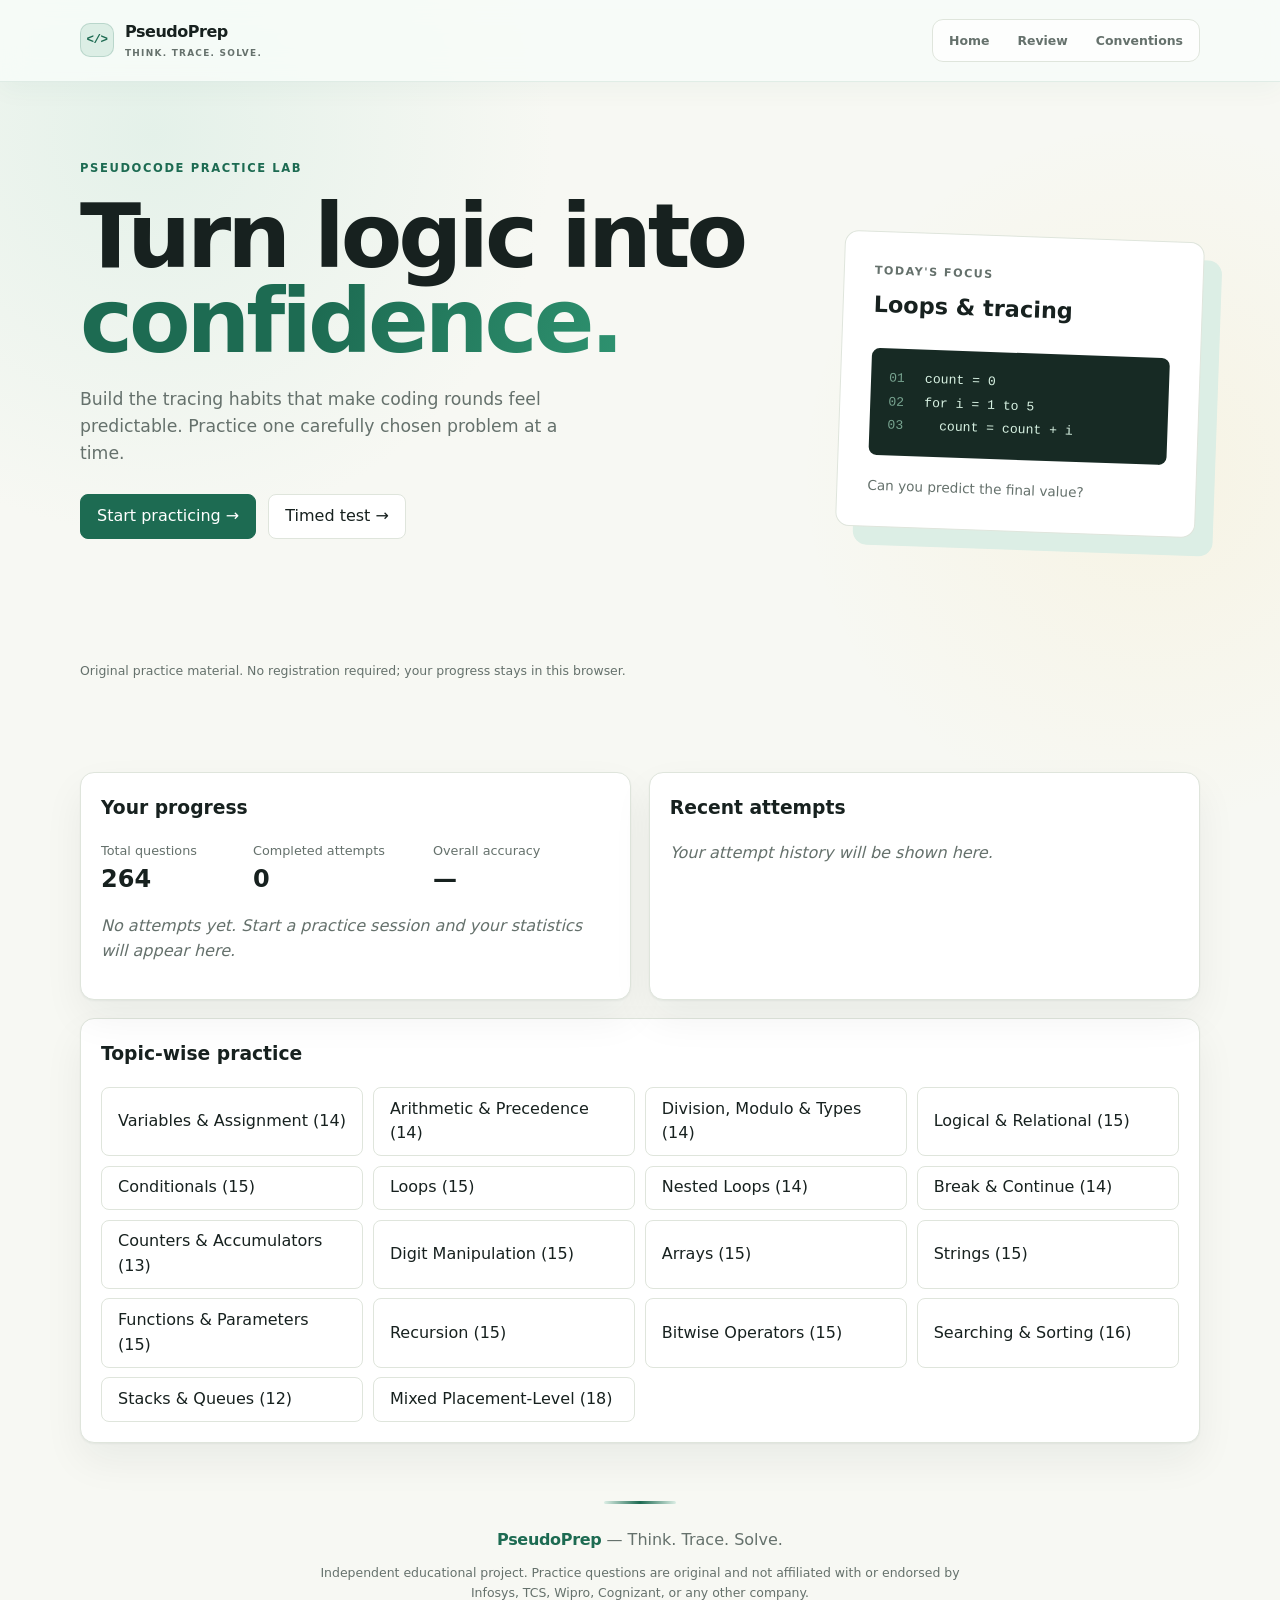
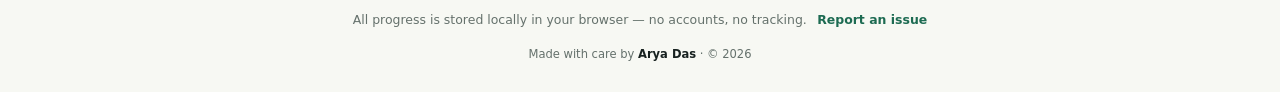
<file: index.html>
<!DOCTYPE html>
<html lang="en">
<head>
<meta charset="UTF-8">
<meta name="viewport" content="width=device-width, initial-scale=1.0">
<meta name="description" content="PseudoPrep — practise and trace pseudocode questions for placement assessments. Independent educational project, not affiliated with any company.">
<title>PseudoPrep — Think. Trace. Solve.</title>
<link rel="stylesheet" href="style.css">
</head>
<body>
<header class="site-header">
  <a class="brand" href="#" data-nav="home" aria-label="PseudoPrep home">
    <span class="brand-mark">&lt;/&gt;</span>
    <span>PseudoPrep<small>Think. Trace. Solve.</small></span>
  </a>
  <nav aria-label="Primary">
    <button class="btn ghost" data-nav="home">Home</button>
    <button class="btn ghost" data-nav="review">Review</button>
    <button class="btn ghost" data-nav="conventions">Conventions</button>
  </nav>
</header>

<main id="app">

  <!-- ================= HOME ================= -->
  <section id="view-home" class="view" aria-labelledby="home-heading">
    <h2 id="home-heading" class="visually-hidden">Dashboard</h2>
    <div class="hero">
      <div class="hero-copy">
        <p class="eyebrow">Pseudocode practice lab</p>
        <h2>Turn logic into<br><span>confidence.</span></h2>
        <p>Build the tracing habits that make coding rounds feel predictable. Practice one carefully chosen problem at a time.</p>
      </div>
      <div class="hero-actions">
        <button class="btn primary" data-action="go-setup" data-mode="practice">Start practicing <span aria-hidden="true">→</span></button>
        <button class="btn" data-action="go-setup" data-mode="timed">Timed test <span aria-hidden="true">→</span></button>
      </div>
      <div class="hero-card" aria-label="Today's practice summary">
        <span class="card-label">TODAY'S FOCUS</span>
        <strong>Loops &amp; tracing</strong>
        <pre><span>01</span> count = 0
<span>02</span> for i = 1 to 5
<span>03</span>   count = count + i</pre>
        <p>Can you predict the final value?</p>
      </div>
      <p class="disclaimer">Original practice material. No registration required; your progress stays in this browser.</p>
    </div>

    <div id="continueBox" class="card continue" hidden>
      <h3>Unfinished session</h3>
      <p id="continueInfo"></p>
      <div class="row">
        <button class="btn primary" data-action="continue-session">Continue</button>
        <button class="btn ghost danger" data-action="discard-session">Discard</button>
      </div>
    </div>

    <div class="grid-2">
      <div class="card">
        <h3>Your progress</h3>
        <dl class="stats" id="statsList">
          <div><dt>Total questions</dt><dd id="statTotal">—</dd></div>
          <div><dt>Completed attempts</dt><dd id="statAttempts">—</dd></div>
          <div><dt>Overall accuracy</dt><dd id="statAccuracy">—</dd></div>
        </dl>
        <div id="emptyStats" class="empty-note">
          <p>No attempts yet. Start a practice session and your statistics will appear here.</p>
        </div>
        <div id="weakTopicsBox" hidden>
          <h4>Weakest topics <span class="muted">(min. 3 answered)</span></h4>
          <ul id="weakTopics" class="weak-list"></ul>
        </div>
      </div>
      <div class="card">
        <h3>Recent attempts</h3>
        <ul id="historyList" class="history"></ul>
        <p id="emptyHistory" class="empty-note">Your attempt history will be shown here.</p>
        <button class="btn ghost danger" data-action="reset-progress" hidden id="resetBtn">Reset all progress…</button>
      </div>
    </div>

    <div class="card">
      <h3>Topic-wise practice</h3>
      <div id="topicGrid" class="topic-grid"></div>
    </div>
  </section>

  <!-- ================= SETUP ================= -->
  <section id="view-setup" class="view" aria-labelledby="setup-heading" hidden>
    <h2 id="setup-heading">Configure session</h2>
    <form id="setupForm" class="card setup-form" novalidate>
      <div class="field">
        <label for="cfgTopic">Topic</label>
        <select id="cfgTopic" multiple size="6" aria-describedby="topicHint"></select>
        <p id="topicHint" class="field-hint">Select one or more topics. Hold Ctrl (Windows) or Command (Mac) to select multiple.</p>
      </div>
      <div class="field">
        <label for="cfgDifficulty">Difficulty</label>
        <select id="cfgDifficulty">
          <option value="all">All levels</option>
          <option value="Beginner">Beginner</option>
          <option value="Intermediate">Intermediate</option>
          <option value="Advanced">Advanced</option>
        </select>
      </div>
      <div class="field">
        <label for="cfgMode">Mode</label>
        <select id="cfgMode">
          <option value="practice">Practice (untimed)</option>
          <option value="timed">Timed test</option>
        </select>
      </div>
      <fieldset class="field">
        <legend>Number of questions</legend>
        <div id="countRadios" class="radio-row"></div>
      </fieldset>
      <div class="field checkbox">
        <input type="checkbox" id="cfgRandomize" checked>
        <label for="cfgRandomize">Randomize question order</label>
      </div>
      <div class="field checkbox">
        <input type="checkbox" id="cfgNegative">
        <label for="cfgNegative">Negative marking (−0.25 per wrong answer)</label>
      </div>
      <p id="availableInfo" class="muted" aria-live="polite"></p>
      <p id="setupError" class="error-text" role="alert" hidden></p>
      <div class="row">
        <button type="submit" class="btn primary">Start session</button>
        <button type="button" class="btn ghost" data-nav="home">Cancel</button>
      </div>
    </form>
  </section>

  <!-- ================= QUIZ ================= -->
  <section id="view-quiz" class="view" aria-labelledby="quiz-heading" hidden>
    <div class="quiz-head">
      <h2 id="quiz-heading">Question <span id="qNum">1</span> of <span id="qTotal">—</span></h2>
      <p id="quizMeta" class="muted"></p>
      <div class="progress" role="progressbar" aria-labelledby="progressLabel" aria-valuemin="0" aria-valuemax="100" aria-valuenow="0" id="progressBar">
        <span id="progressLabel" class="visually-hidden">Questions answered</span>
        <div class="progress-fill" id="progressFill"></div>
      </div>
    </div>

    <div class="quiz-layout">
      <div class="quiz-main card">
        <div class="q-top">
          <span class="chip" id="qDifficulty"></span>
          <span class="chip ghost-chip" id="qTopic"></span>
          <button class="btn ghost small" id="markBtn" aria-pressed="false">☆ Mark for review</button>
          <button class="btn ghost small" id="bookmarkBtn" aria-pressed="false">Bookmark</button>
        </div>
        <p id="qPrompt" class="q-prompt"></p>
        <pre id="qCode" class="code" tabindex="0" aria-label="Pseudocode (scrollable)"></pre>
        <fieldset>
          <legend class="visually-hidden">Answer options</legend>
          <div id="options" class="options"></div>
        </fieldset>
        <div class="q-actions">
          <button class="btn ghost" id="prevBtn">← Previous</button>
          <button class="btn ghost" id="clearBtn">Clear answer</button>
          <button class="btn" id="nextBtn">Next →</button>
        </div>
      </div>
      <aside class="quiz-side card" aria-label="Question navigation">
        <h3>Questions</h3>
        <div id="palette" class="palette"></div>
        <div class="palette-legend">
          <span><i class="dot answered"></i>Answered</span>
          <span><i class="dot unanswered"></i>Unanswered</span>
          <span><i class="dot marked"></i>Marked</span>
          <span><i class="dot current"></i>Current</span>
        </div>
        <p id="timerBox" class="timer" aria-live="off" hidden>Time left: <strong id="timerText">--:--</strong></p>
        <button class="btn primary wide" id="submitBtn">Submit test</button>
      </aside>
    </div>
  </section>

  <!-- ================= RESULTS ================= -->
  <section id="view-results" class="view" aria-labelledby="results-heading" hidden>
    <h2 id="results-heading">Results</h2>
    <div id="resultsSummary" class="stat-cards"></div>
    <div class="grid-2">
      <div class="card"><h3>Topic-wise performance</h3><ul id="topicPerf" class="perf"></ul></div>
      <div class="card"><h3>Difficulty-wise performance</h3><ul id="diffPerf" class="perf"></ul></div>
    </div>
    <h3>Question-by-question review</h3>
    <div id="resultsReview"></div>
    <div class="row">
      <button class="btn primary" id="retryIncorrectBtn">Retry incorrect questions</button>
      <button class="btn" data-action="go-setup" data-mode="practice">Start a new test</button>
      <button class="btn ghost" data-nav="home">Back to dashboard</button>
    </div>
  </section>

  <!-- ================= REVIEW ================= -->
  <section id="view-review" class="view" aria-labelledby="review-heading" hidden>
    <h2 id="review-heading">Review &amp; Revision</h2>
    <form class="card review-filters" id="reviewFilters">
      <div class="field">
        <label for="rvTopic">Topic</label>
        <select id="rvTopic"></select>
      </div>
      <div class="field">
        <label for="rvDifficulty">Difficulty</label>
        <select id="rvDifficulty">
          <option value="all">All levels</option>
          <option value="Beginner">Beginner</option>
          <option value="Intermediate">Intermediate</option>
          <option value="Advanced">Advanced</option>
        </select>
      </div>
      <div class="field">
        <label for="rvCategory">Show</label>
        <select id="rvCategory">
          <option value="all">All questions</option>
          <option value="incorrect">Previously incorrect</option>
          <option value="bookmarked">Bookmarked</option>
          <option value="mastered">Mastered</option>
          <option value="unmastered">Not yet mastered</option>
        </select>
      </div>
    </form>
    <p id="reviewCount" class="muted" aria-live="polite"></p>
    <div id="reviewList"></div>
    <button class="btn primary" id="practiseIncorrectBtn">Practise previously incorrect questions</button>
  </section>

  <!-- ================= CONVENTIONS ================= -->
  <section id="view-conventions" class="view" aria-labelledby="conv-heading" hidden>
    <h2 id="conv-heading">Pseudocode conventions used on this site</h2>
    <div class="card conv-list">
      <ul>
        <li>Statements execute in order; assignments happen when reached.</li>
        <li><code>FOR i = a TO b</code> is <strong>inclusive</strong> of both <code>a</code> and <code>b</code>, stepping by 1. <code>STEP -1</code> steps down by 1.</li>
        <li><code>/</code> between integers is <strong>integer division truncating toward zero</strong> (e.g. <code>7 / 2 = 3</code>).</li>
        <li><code>MOD</code> is the remainder after integer division (e.g. <code>17 MOD 5 = 2</code>); questions using negatives state the convention in the prompt.</li>
        <li><code>AND</code>, <code>OR</code>, <code>NOT</code> follow standard Boolean logic and <strong>short-circuit</strong>: the right side is not evaluated if the left side already decides the result.</li>
        <li><code>BREAK</code> exits the innermost loop; <code>CONTINUE</code> jumps to the next iteration of the innermost loop.</li>
        <li>Arrays and strings are <strong>0-indexed</strong> unless the question explicitly says otherwise.</li>
        <li>Functions receive arguments <strong>by value</strong> (changes to parameters don't affect the caller's variables) and return a single value via <code>RETURN</code>.</li>
        <li>Recursion questions always show the base case explicitly.</li>
        <li><code>PRINT x</code> outputs the value of x; multiple prints appear in output order.</li>
      </ul>
      <p class="muted">Students trace the pseudocode manually — this site does not execute pseudocode. All questions are original practice material and are not affiliated with or endorsed by Infosys.</p>
    </div>
  </section>
</main>

<footer class="site-footer">
  <hr>
  <div class="site-footer-inner">
    <p class="footer-brand"><strong>PseudoPrep</strong> <span>— Think. Trace. Solve.</span></p>
    <p class="footer-note">
      Independent educational project. Practice questions are original and not
      affiliated with or endorsed by Infosys, TCS, Wipro, Cognizant, or any other company.
    </p>
    <p class="footer-note">
      All progress is stored locally in your browser — no accounts, no tracking.
      <a href="https://github.com/arya-dev2005/pseudoprep/issues" target="_blank" rel="noopener noreferrer">Report an issue</a>
    </p>
    <p class="footer-credit">Made with care by <strong>Arya Das</strong> · © 2026</p>
  </div>
</footer>

<!-- Confirm submit dialog -->
<dialog id="submitDialog" aria-labelledby="submitDialogTitle">
  <h2 id="submitDialogTitle">Submit test?</h2>
  <p id="submitDialogInfo"></p>
  <div class="row dialog-actions">
    <button class="btn primary" id="confirmSubmitBtn">Submit</button>
    <button class="btn ghost" id="cancelSubmitBtn">Keep working</button>
  </div>
</dialog>

<!-- Reset progress dialog -->
<dialog id="resetDialog" aria-labelledby="resetDialogTitle">
  <h2 id="resetDialogTitle">Reset all progress?</h2>
  <p>This deletes attempt history, bookmarks, mastered questions and any saved session. It cannot be undone.</p>
  <div class="row dialog-actions">
    <button class="btn danger" id="confirmResetBtn">Delete everything</button>
    <button class="btn ghost" id="cancelResetBtn">Cancel</button>
  </div>
</dialog>

<div id="toast" class="toast" role="status" aria-live="polite" hidden></div>

<script src="questions.js"></script>
<script src="questions2.js"></script>
<script src="script.js"></script>
</body>
</html>
</file>
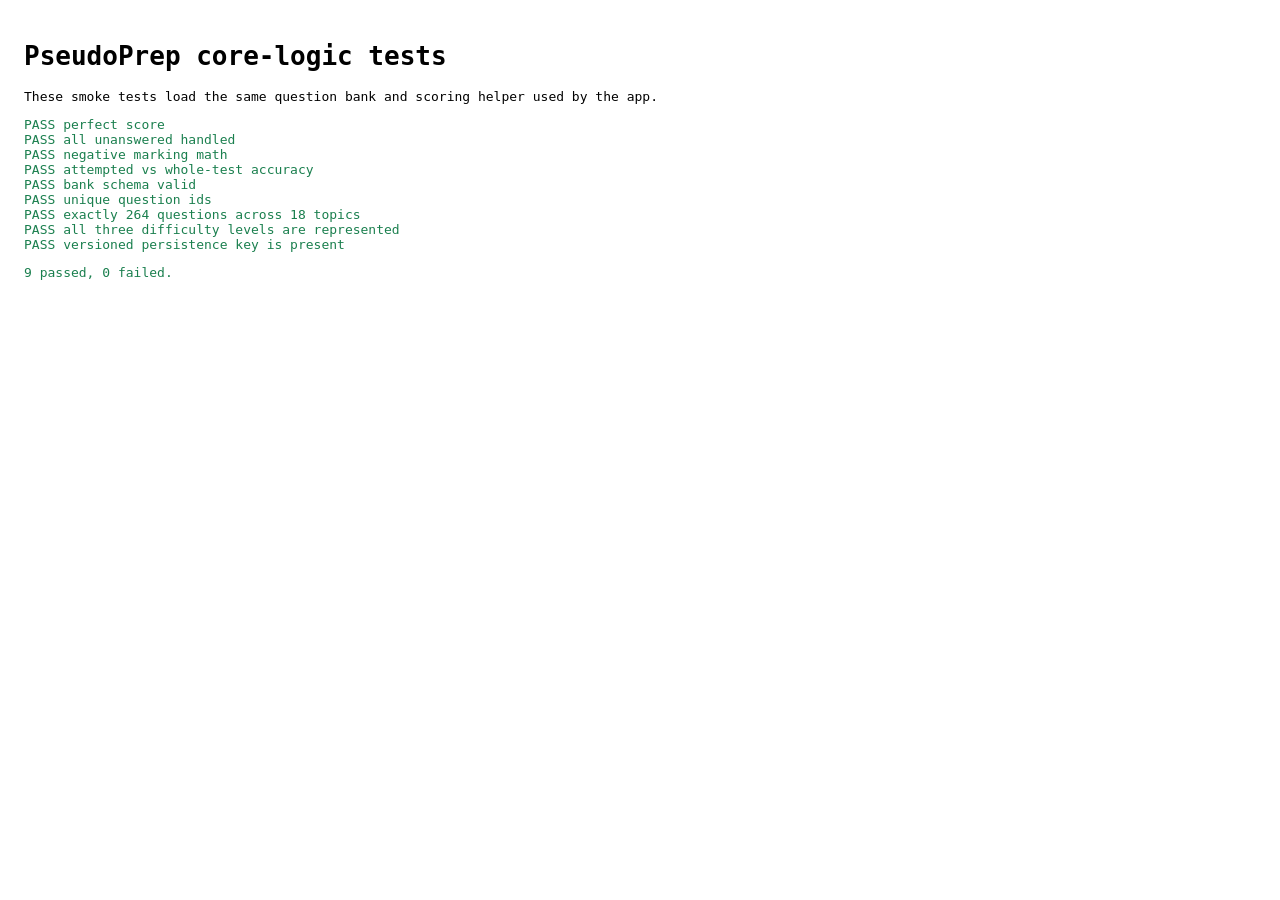
<file: tests.html>
<!DOCTYPE html>
<html lang="en">
<head><meta charset="UTF-8"><title>PseudoPrep — logic tests</title>
<style>body{font-family:monospace;padding:1rem} .pass{color:#1a7f4e}.fail{color:#b3323c}</style>
</head>
<body>
<h1>PseudoPrep core-logic tests</h1>
<p>These smoke tests load the same question bank and scoring helper used by the app.</p>
<div id="out"></div>
<script src="questions.js"></script>
<script src="questions2.js"></script>
<script src="script.js"></script>
<script>
"use strict";
const out = document.getElementById("out");
let passed = 0, failed = 0;
function check(name, cond) {
  const div = document.createElement("div");
  div.className = cond ? "pass" : "fail";
  div.textContent = (cond ? "PASS  " : "FAIL  ") + name;
  out.appendChild(div);
  cond ? passed++ : failed++;
  console[cond ? "log" : "error"](div.textContent);
}
const R = window.PseudoPrep.computeResults;

// 1. perfect score
check("perfect score", (() => {
  const qs = QUESTIONS.slice(0, 5);
  const r = R(qs, qs.map(q => q.answerIndex), false);
  return r.correct === 5 && r.wrong === 0 && r.unanswered === 0 && r.score === 5 && r.attemptedAccuracy === 100;
})());

// 2. all unanswered — must not divide by zero
check("all unanswered handled", (() => {
  const qs = QUESTIONS.slice(0, 5);
  const r = R(qs, qs.map(() => null), false);
  return r.correct === 0 && r.unanswered === 5 && r.attemptedAccuracy === 0 && r.score === 0;
})());

// 3. negative marking produces fractional score
check("negative marking math", (() => {
  const qs = QUESTIONS.slice(0, 4);
  const answers = [qs[0].answerIndex, qs[1].answerIndex, (qs[2].answerIndex + 1) % qs[2].options.length, null];
  const r = R(qs, answers, true);
  return r.score === 1.75 && r.correct === 2 && r.wrong === 1 && r.unanswered === 1;
})());

// 4. attempted accuracy distinguishes from whole-test score
check("attempted vs whole-test accuracy", (() => {
  const qs = QUESTIONS.slice(0, 4);
  const answers = [qs[0].answerIndex, null, null, null];
  const r = R(qs, answers, false);
  return r.attemptedAccuracy === 100 && r.scorePct === 25;
})());

// 5. answer-key sanity: every answerIndex is valid and unique per question
check("bank schema valid", QUESTIONS.every(q =>
  typeof q.answerIndex === "number" &&
  q.answerIndex >= 0 && q.answerIndex < q.options.length &&
  q.options.every(o => typeof o === "string") &&
  q.explanation.length > 10
));

// 6. unique ids
check("unique question ids", new Set(QUESTIONS.map(q => q.id)).size === QUESTIONS.length);

// 7. requested bank coverage
check("exactly 264 questions across 18 topics", QUESTIONS.length === 264 && QUESTIONS_BATCH2.length === 214 && TOPICS.length === 18 &&
  new Set(QUESTIONS.map(q => q.topic)).size === 18);
check("all three difficulty levels are represented", ["Beginner", "Intermediate", "Advanced"]
  .every(level => QUESTIONS.some(q => q.difficulty === level)));

// 8. persistence contract
check("versioned persistence key is present", localStorage.getItem("pseudoprep.v1") === null ||
  typeof localStorage.getItem("pseudoprep.v1") === "string");

const sum = document.createElement("p");
sum.textContent = passed + " passed, " + failed + " failed.";
sum.className = failed ? "fail" : "pass";
out.appendChild(sum);
</script>
</body>
</html>
</file>
<file: style.css>
/* ============ PseudoPrep styles ============ */
:root {
  --bg: #f6f7fb;
  --surface: #ffffff;
  --text: #17233d;          /* deep navy */
  --text-muted: #5a6478;
  --border: #e2e5ee;
  --accent: #3b4fc0;        /* restrained indigo */
  --accent-strong: #2f3ea3;
  --accent-soft: #eceffb;
  --correct: #1a7f4e;
  --correct-bg: #e6f4ec;
  --incorrect: #b3323c;
  --incorrect-bg: #fbebeb;
  --marked: #a3690a;
  --marked-bg: #fdf3e0;
  --code-bg: #f1f3f9;
  --shadow: 0 1px 2px rgba(23,35,61,.06), 0 8px 24px rgba(23,35,61,.05);
  --radius: 12px;
}
[data-theme="dark"] {
  --bg: #12151d;
  --surface: #1b202c;
  --text: #e6e9f2;
  --text-muted: #9aa3b8;
  --border: #2c3345;
  --accent: #8d9cf0;
  --accent-strong: #aab6f5;
  --accent-soft: #252d42;
  --correct: #5ecb93;
  --correct-bg: #1c3028;
  --incorrect: #ef8b93;
  --incorrect-bg: #37222a;
  --marked: #e0b25e;
  --marked-bg: #33291a;
  --code-bg: #171c28;
  --shadow: 0 1px 2px rgba(0,0,0,.4), 0 8px 24px rgba(0,0,0,.3);
}

* { box-sizing: border-box; }
html { scroll-behavior: smooth; }
body {
  margin: 0;
  font-family: system-ui, -apple-system, "Segoe UI", Roboto, Helvetica, Arial, sans-serif;
  background: var(--bg);
  color: var(--text);
  line-height: 1.55;
  -webkit-font-smoothing: antialiased;
}

/* ---------- header ---------- */
.site-header {
  display: flex; flex-wrap: wrap; gap: .75rem;
  align-items: center; justify-content: space-between;
  padding: .9rem 1.25rem;
  background: var(--surface);
  border-bottom: 1px solid var(--border);
  position: sticky; top: 0; z-index: 10;
}
.brand { display: flex; align-items: center; gap: .6rem; }
.brand h1 { font-size: 1.15rem; margin: 0; letter-spacing: .2px; }
.tagline { margin: 0; font-size: .75rem; color: var(--text-muted); letter-spacing: .12em; text-transform: uppercase; }
.site-header nav { display: flex; gap: .4rem; flex-wrap: wrap; }

/* ---------- layout ---------- */
#app { max-width: 1060px; margin: 0 auto; padding: 1.25rem; }
.card {
  background: var(--surface);
  border: 1px solid var(--border);
  border-radius: var(--radius);
  box-shadow: var(--shadow);
  padding: 1.25rem;
  margin-bottom: 1.1rem;
}
.card h3 { margin-top: 0; }
.grid-2 { display: grid; grid-template-columns: 1fr 1fr; gap: 1.1rem; }
.row { display: flex; gap: .6rem; flex-wrap: wrap; margin-top: .75rem; }

/* ---------- buttons ---------- */
.btn {
  font: inherit; cursor: pointer;
  padding: .55rem 1rem;
  border-radius: 9px;
  border: 1px solid var(--border);
  background: var(--surface);
  color: var(--text);
  transition: background .15s, border-color .15s;
}
.btn:hover { border-color: var(--accent); }
.btn.primary { background: var(--accent); border-color: var(--accent); color: #fff; }
.btn.primary:hover { background: var(--accent-strong); }
[data-theme="dark"] .btn.primary { color: #10131c; }
.btn.ghost { background: transparent; }
.btn.danger { color: var(--incorrect); border-color: var(--incorrect); }
.btn.small { padding: .3rem .6rem; font-size: .82rem; }
.btn.wide { width: 100%; margin-top: .75rem; }
.btn[aria-pressed="true"] { background: var(--accent-soft); border-color: var(--accent); color: var(--accent-strong); }
[data-theme="dark"] .btn[aria-pressed="true"] { color: var(--accent); }

:is(a, button, input, select, [tabindex]):focus-visible {
  outline: 3px solid var(--accent);
  outline-offset: 2px;
}

/* ---------- hero / home ---------- */
.hero h2 { margin-top: 0; font-size: 1.5rem; }
.hero-actions { display: flex; gap: .6rem; flex-wrap: wrap; margin-top: .9rem; }
.disclaimer { font-size: .8rem; color: var(--text-muted); margin-bottom: 0; }
.continue { border-left: 4px solid var(--accent); }
.stats { display: flex; gap: 1.5rem; margin: .6rem 0 0; flex-wrap: wrap; }
.stats div { min-width: 8rem; }
.stats dt { font-size: .8rem; color: var(--text-muted); }
.stats dd { margin: 0; font-size: 1.5rem; font-weight: 700; }
.empty-note { color: var(--text-muted); font-style: italic; }
.weak-list, .history { list-style: none; padding: 0; margin: .5rem 0 0; }
.weak-list li, .history li {
  display: flex; justify-content: space-between; gap: .75rem;
  padding: .45rem 0; border-bottom: 1px dashed var(--border); font-size: .92rem;
}
.history li:last-child { border-bottom: 0; }
.topic-grid { display: grid; grid-template-columns: repeat(auto-fill, minmax(210px, 1fr)); gap: .6rem; }
.topic-btn { text-align: left; }

/* ---------- setup ---------- */
.setup-form .field { margin-bottom: 1rem; }
.setup-form label, .setup-form legend { font-weight: 600; display: block; margin-bottom: .3rem; }
.setup-form select, .setup-form input[type="checkbox"] { font: inherit; }
.setup-form select { width: 100%; max-width: 340px; padding: .5rem; border-radius: 8px; border: 1px solid var(--border); background: var(--surface); color: var(--text); }
.setup-form select[multiple] {
  min-height: 10rem;
  max-width: 520px;
  padding: .35rem;
  color-scheme: light;
  accent-color: var(--accent);
}
.setup-form select[multiple] option {
  padding: .35rem .45rem;
  border-radius: 5px;
  color: var(--text);
  background: var(--surface);
}
.setup-form select[multiple] option:checked {
  color: var(--accent-strong) !important;
  background: var(--accent-soft) !important;
}
.field-hint {
  max-width: 520px;
  margin: .35rem 0 0;
  color: var(--text-muted);
  font-size: .78rem;
}
.radio-row { display: flex; gap: 1rem; flex-wrap: wrap; }
.radio-row label { font-weight: 400; display: inline-flex; align-items: center; gap: .35rem; margin: 0; }
.checkbox label { font-weight: 400; display: inline-flex; gap: .45rem; align-items: center; margin: 0; }
fieldset.field { border: 1px solid var(--border); border-radius: 9px; padding: .75rem 1rem; margin: 0 0 1rem; }
.error-text { color: var(--incorrect); font-weight: 600; }

/* ---------- quiz ---------- */
.quiz-head h2 { margin: 0 0 .2rem; }
.progress { height: 8px; background: var(--code-bg); border-radius: 99px; overflow: hidden; margin-top: .6rem; border: 1px solid var(--border); }
.progress-fill { height: 100%; width: 0%; background: var(--accent); transition: width .25s; }
.quiz-layout { display: grid; grid-template-columns: 1fr 250px; gap: 1.1rem; align-items: start; }
.quiz-mode { background: var(--bg); }
.quiz-mode .site-header,
.quiz-mode .site-footer { display: none; }
.quiz-mode #app { width: min(1180px, calc(100% - 32px)); max-width: none; padding-top: 1.2rem; }
.quiz-mode #view-quiz { min-height: 100vh; }
.q-top { display: flex; gap: .5rem; align-items: center; flex-wrap: wrap; margin-bottom: .6rem; }
.chip { font-size: .78rem; font-weight: 600; padding: .18rem .6rem; border-radius: 99px; background: var(--accent-soft); color: var(--accent-strong); }
[data-theme="dark"] .chip { color: var(--accent); }
.ghost-chip { background: transparent; border: 1px solid var(--border); color: var(--text-muted); }
.q-top .btn { margin-left: auto; }
.q-prompt { font-size: 1.05rem; font-weight: 600; margin: .4rem 0 .8rem; }
.code {
  font-family: ui-monospace, "SF Mono", Consolas, "Liberation Mono", Menlo, monospace;
  font-size: .92rem; line-height: 1.6;
  background: var(--code-bg);
  border: 1px solid var(--border);
  border-radius: 9px;
  padding: 1rem 1.1rem;
  overflow-x: auto;
  max-height: 320px;
  white-space: pre;
  margin: 0 0 1rem;
}
.options { display: grid; gap: .5rem; }
.option {
  display: flex; align-items: center; gap: .6rem;
  padding: .65rem .85rem;
  border: 1px solid var(--border); border-radius: 9px;
  cursor: pointer; transition: background .12s, border-color .12s;
}
.option:hover { border-color: var(--accent); }
.option.selected { background: var(--accent-soft); border-color: var(--accent); }
.option .key { font-weight: 700; color: var(--accent); min-width: 1.2rem; font-family: ui-monospace, Consolas, monospace; }
.q-actions { display: flex; justify-content: space-between; gap: .5rem; flex-wrap: wrap; margin-top: 1.1rem; }
.palette { display: grid; grid-template-columns: repeat(auto-fill, minmax(2.3rem, 1fr)); gap: .4rem; }
.palette button {
  font: inherit; font-weight: 600; cursor: pointer;
  padding: .45rem 0; border-radius: 8px;
  border: 1px solid var(--border); background: var(--surface); color: var(--text);
}
.palette button.answered { background: var(--correct-bg); border-color: var(--correct); color: var(--correct); }
.palette button.marked { background: var(--marked-bg); border-color: var(--marked); color: var(--marked); }
.palette button.current { outline: 3px solid var(--accent); outline-offset: 1px; }
.palette-legend { display: flex; gap: .8rem; font-size: .75rem; color: var(--text-muted); margin-top: .6rem; flex-wrap: wrap; }
.dot { display: inline-block; width: .7em; height: .7em; border-radius: 50%; margin-right: .25em; }
.dot.answered { background: var(--correct); }
.dot.marked { background: var(--marked); }
.dot.current { background: var(--accent); }
.dot.unanswered { background: var(--incorrect); }
.timer { font-size: 1.05rem; margin: .9rem 0 0; }
.timer.urgent { color: var(--incorrect); font-weight: 700; }

/* feedback states (review lists) */
.flag-correct { border-left: 4px solid var(--correct); }
.flag-incorrect { border-left: 4px solid var(--incorrect); }
.flag-skipped { border-left: 4px solid var(--text-muted); }
.opt-correct { background: var(--correct-bg); border-color: var(--correct); font-weight: 600; }
.opt-wrong { background: var(--incorrect-bg); border-color: var(--incorrect); }
.badge { font-size: .72rem; font-weight: 700; letter-spacing: .06em; text-transform: uppercase; padding: .12rem .5rem; border-radius: 99px; }
.badge.ok { background: var(--correct-bg); color: var(--correct); }
.badge.no { background: var(--incorrect-bg); color: var(--incorrect); }
.badge.skip { background: var(--code-bg); color: var(--text-muted); }
.review-item { margin-bottom: 1rem; }
.review-item .explanation { background: var(--accent-soft); border-radius: 8px; padding: .7rem .9rem; font-size: .92rem; margin: .6rem 0 0; }
.review-item .row { margin-top: .5rem; }
.review-options { display: grid; gap: .4rem; margin-top: .6rem; }
.review-options .option { cursor: default; }
.review-options .option:hover {
  border-color: var(--border);
  background: var(--surface);
}
.review-options .option.opt-correct:hover {
  background: var(--correct-bg);
  border-color: var(--correct);
}
.review-options .option.opt-wrong:hover {
  background: var(--incorrect-bg);
  border-color: var(--incorrect);
}
#view-results .review-options .option {
  pointer-events: none;
  transition: none;
}

/* ---------- results ---------- */
.stat-cards { display: grid; grid-template-columns: repeat(auto-fit, minmax(140px, 1fr)); gap: .8rem; margin-bottom: 1.1rem; }
.stat-cards .card { margin: 0; text-align: center; }
.stat-cards .num { font-size: 1.7rem; font-weight: 700; }
.stat-cards .lbl { font-size: .8rem; color: var(--text-muted); }
.perf { list-style: none; padding: 0; margin: 0; }
.perf li { display: flex; justify-content: space-between; gap: 1rem; padding: .4rem 0; border-bottom: 1px dashed var(--border); font-size: .92rem; }
.perf li:last-child { border-bottom: 0; }

/* ---------- review ---------- */
.review-filters { display: grid; grid-template-columns: repeat(auto-fit, minmax(180px, 1fr)); gap: .9rem; }
.review-filters label { display: block; font-weight: 600; margin-bottom: .25rem; }
.review-filters select { width: 100%; padding: .45rem; border-radius: 8px; border: 1px solid var(--border); background: var(--surface); color: var(--text); }

/* ---------- dialog / toast ---------- */
.conv-list code {
  color: var(--accent-strong);
  background: var(--accent-soft);
  border: 1px solid rgba(29, 107, 82, .12);
  padding: .08rem .38rem;
  border-radius: 5px;
  font: 700 .86em/1.4 ui-monospace, Consolas, monospace;
  white-space: nowrap;
}
dialog {
  border: 1px solid var(--border); border-radius: var(--radius);
  background: var(--surface); color: var(--text);
  box-shadow: var(--shadow); padding: 1.4rem; max-width: 420px; width: 90%;
}
dialog::backdrop { background: rgba(10,14,25,.45); }
.dialog-actions { justify-content: flex-end; }
.toast {
  position: fixed; bottom: 1.2rem; left: 50%; transform: translateX(-50%);
  background: var(--text); color: var(--bg);
  padding: .55rem 1.1rem; border-radius: 99px;
  font-size: .9rem; z-index: 50; box-shadow: var(--shadow);
}

/* ---------- footer / misc ---------- */
.site-footer {
  width: min(1120px, calc(100% - 40px));
  margin: 2rem auto 0;
  color: var(--text-muted);
  font-size: .78rem;
  text-align: center;
}
.site-footer hr {
  width: 72px;
  height: 3px;
  margin: 0 auto 1.5rem;
  border: 0;
  border-radius: 999px;
  background: linear-gradient(90deg, var(--accent-soft), var(--accent), var(--accent-soft));
}
.site-footer-inner {
  padding: 0 1rem 1.8rem;
}
.footer-brand { margin: 0 0 .65rem; color: var(--text); font-size: 1rem; }
.footer-brand strong { color: var(--accent); letter-spacing: -.02em; }
.footer-brand span { color: var(--text-muted); }
.footer-note { max-width: 680px; margin: .45rem auto; line-height: 1.6; }
.footer-note a { display: inline-block; margin-left: .4rem; color: var(--accent); font-weight: 700; text-decoration: none; }
.footer-note a:hover { text-decoration: underline; }
.footer-credit { margin: 1rem 0 0; font-size: .72rem; }
.footer-credit strong { color: var(--text); }
.muted { color: var(--text-muted); font-size: .9rem; }
.visually-hidden {
  position: absolute; width: 1px; height: 1px;
  margin: -1px; padding: 0; overflow: hidden;
  clip: rect(0 0 0 0); white-space: nowrap; border: 0;
}

/* ---------- responsive ---------- */
@media (max-width: 820px) {
  .grid-2, .quiz-layout { grid-template-columns: 1fr; }
  .stats { gap: 1rem; }
}
@media (max-width: 480px) {
  #app { padding: .8rem; }
  .card { padding: .95rem; }
  .site-header nav { width: 100%; }
  .q-actions .btn, .hero-actions .btn { flex: 1 1 auto; }
  .site-footer { width: calc(100% - 24px); }
  .footer-brand { font-size: .95rem; }
  .footer-note { line-height: 1.5; }
}

/* ---------- PseudoPrep editorial skin ---------- */
:root {
  --bg: #f7f8f3;
  --surface: #ffffff;
  --text: #17211f;
  --text-muted: #65716c;
  --border: #dfe5dc;
  --accent: #1d6b52;
  --accent-strong: #124a39;
  --accent-soft: #dceee5;
  --correct: #1d6b52;
  --correct-bg: #e4f2e9;
  --incorrect: #b44d40;
  --incorrect-bg: #fbe9e5;
  --marked: #9a6a13;
  --marked-bg: #fff4d9;
  --code-bg: #172a24;
  --shadow: 0 1px 2px rgba(23,33,31,.05), 0 18px 40px rgba(23,33,31,.06);
  --radius: 14px;
}
[data-theme="dark"] {
  --bg: #14201c;
  --surface: #1d2b26;
  --text: #edf5ef;
  --text-muted: #a7b8ad;
  --border: #34483e;
  --accent: #83c9a8;
  --accent-strong: #a9e0c4;
  --accent-soft: #29463a;
  --code-bg: #0e1c17;
  --shadow: 0 18px 40px rgba(0,0,0,.2);
}
body {
  background:
    radial-gradient(circle at 12% 8%, rgba(220,238,229,.7), transparent 25rem),
    radial-gradient(circle at 90% 28%, rgba(245,201,93,.1), transparent 22rem),
    var(--bg);
}
.site-header {
  width: min(1120px, calc(100% - 40px));
  margin: auto;
  padding: 28px 0;
  background: transparent;
  border-bottom: 0;
  position: static;
}
.brand-mark { color: var(--accent); }
.brand small {
  display: block;
  color: var(--text-muted);
  font-size: .65rem;
  font-weight: 500;
  letter-spacing: .08em;
  text-transform: uppercase;
}
.site-header nav { gap: 24px; }
.site-header nav .btn { border: 0; padding: 6px 0; background: transparent; color: var(--text-muted); }
.site-header nav .btn:hover, .site-header nav .btn[aria-pressed="true"] { color: var(--accent); }
#app { width: min(1120px, calc(100% - 40px)); max-width: none; padding: 0; }
.hero {
  display: grid;
  grid-template-columns: minmax(0, 1fr) 360px;
  gap: 70px;
  align-items: center;
  padding: 78px 0 92px;
  margin-bottom: 0;
  background: transparent;
  border: 0;
  box-shadow: none;
}
.hero-copy { grid-column: 1; }
.eyebrow { margin: 0 0 16px; color: var(--accent); font-size: .72rem; font-weight: 800; letter-spacing: .14em; text-transform: uppercase; }
.hero h2 { margin: 0 0 22px; font-size: clamp(3.2rem, 7vw, 6rem); line-height: .95; letter-spacing: -.08em; }
.hero h2 span { color: var(--accent); }
.hero-copy > p:not(.eyebrow) { max-width: 500px; margin: 0; color: var(--text-muted); font-size: 1.08rem; }
.hero-actions { grid-column: 1; display: flex; gap: 12px; margin: -42px 0 0; }
.hero-actions .btn { border-radius: 8px; }
.hero-card {
  grid-column: 2;
  grid-row: 1 / span 3;
  padding: 30px;
  border: 1px solid var(--border);
  border-radius: var(--radius);
  background: var(--surface);
  box-shadow: 18px 18px 0 var(--accent-soft);
  transform: rotate(2deg);
}
.card-label { display: block; margin-bottom: 8px; color: var(--text-muted); font-size: .7rem; font-weight: 800; letter-spacing: .13em; }
.hero-card strong { display: block; margin-bottom: 26px; font-size: 1.4rem; }
.hero-card pre { margin: 0; padding: 18px; border-radius: 8px; color: #d8f2e3; background: var(--code-bg); font: .82rem/1.8 ui-monospace, Consolas, monospace; white-space: pre-wrap; }
.hero-card pre span { display: inline-block; width: 28px; color: #78a490; }
.hero-card p { margin: 20px 0 0; color: var(--text-muted); font-size: .85rem; }
.disclaimer { grid-column: 1 / -1; margin: -18px 0 0; color: var(--text-muted); font-size: .78rem; }
.card { border-color: var(--border); box-shadow: var(--shadow); }
.stats { gap: 0; }
.stats div { padding: 0 24px; }
.stats div:first-child { padding-left: 0; }
.topic-grid { grid-template-columns: repeat(auto-fill, minmax(220px, 1fr)); }
.btn { border-radius: 8px; }
.btn.primary { background: var(--accent); border-color: var(--accent); }
.btn.primary:hover { background: var(--accent-strong); border-color: var(--accent-strong); }
.code { color: #d8f2e3; background: var(--code-bg); border-color: var(--code-bg); }
.option:hover, .option.selected { border-color: var(--accent); background: var(--accent-soft); }
.progress-fill { background: var(--accent); }
.chip { background: var(--accent-soft); color: var(--accent-strong); }
.site-footer { padding-top: 26px; }

/* Clear palette states: unanswered is urgent red, current is a cool focus blue. */
.palette button {
  background: var(--surface);
  border-color: var(--border);
  color: var(--text);
}
.palette button.answered {
  background: var(--correct-bg);
  border-color: var(--correct);
  color: var(--correct);
}
.palette button.marked {
  background: var(--marked-bg);
  border-color: var(--marked);
  color: var(--marked);
}
.palette button.current {
  outline: 3px solid #3b82c4;
  outline-offset: 2px;
  box-shadow: 0 0 0 1px rgba(59, 130, 196, .2);
}
.palette button.unanswered {
  background: var(--incorrect-bg);
  border-color: var(--incorrect);
  color: var(--incorrect);
}
@media (max-width: 820px) {
  .hero { grid-template-columns: 1fr; gap: 38px; padding: 52px 0 68px; }
  .hero-copy, .hero-actions, .hero-card, .disclaimer { grid-column: 1; }
  .hero-card { grid-row: auto; transform: none; max-width: 390px; }
  .hero-actions { margin: -15px 0 0; }
}
@media (prefers-reduced-motion: reduce) {
  .hero-card { transform: none; }
}

@media (prefers-reduced-motion: reduce) {
  *, *::before, *::after {
    animation-duration: .01ms !important;
    transition-duration: .01ms !important;
    scroll-behavior: auto !important;
  }
}

/* ---------- reference header treatment ---------- */
.site-header {
  width: 100%;
  min-height: 82px;
  padding: 18px max(24px, calc((100% - 1120px) / 2));
  justify-content: flex-start;
  background: rgba(247, 252, 248, .86);
  border-bottom: 1px solid rgba(29, 107, 82, .1);
  box-shadow: 0 8px 24px rgba(29, 107, 82, .04);
  backdrop-filter: blur(14px);
}
.brand {
  gap: 11px;
  color: var(--text);
  font-family: inherit;
  font-size: 1rem;
  font-weight: 800;
  letter-spacing: -.03em;
  text-decoration: none;
  transition: opacity .2s ease, transform .2s ease;
}
.brand:hover {
  color: var(--text);
  opacity: .82;
  transform: translateY(-1px);
}
.brand-mark {
  display: inline-grid;
  width: 34px;
  height: 34px;
  place-items: center;
  border: 1px solid rgba(29, 107, 82, .18);
  border-radius: 10px;
  color: var(--accent);
  background: var(--accent-soft);
  font-family: ui-monospace, Consolas, monospace;
  font-size: .78rem;
  font-weight: 800;
  text-decoration: none;
}
.brand small {
  margin-top: 2px;
  color: var(--text-muted);
  font-family: inherit;
  font-size: .56rem;
  font-weight: 700;
  letter-spacing: .14em;
  text-transform: uppercase;
}
.site-header nav {
  margin-left: auto;
  gap: 4px;
  padding: 4px;
  border: 1px solid var(--border);
  border-radius: 11px;
  background: rgba(255, 255, 255, .65);
}
.site-header nav .btn {
  padding: 7px 12px;
  border-radius: 7px;
  color: var(--text-muted);
  font-size: .78rem;
  font-weight: 700;
}
.site-header nav .btn:hover {
  color: var(--accent);
  background: var(--accent-soft);
}

/* Final interaction polish */
.hero h2 {
  position: relative;
  letter-spacing: -.045em;
  cursor: default;
  isolation: isolate;
}
.hero h2:hover {
  letter-spacing: -.04em;
}
.hero h2::after {
  content: "";
  position: absolute;
  left: .06em;
  bottom: -.12em;
  width: 1.7em;
  height: .07em;
  border-radius: 99px;
  background: linear-gradient(90deg, var(--accent), #e4b74e, transparent);
  opacity: 0;
  transform: translateX(-12px) scaleX(.55);
  transform-origin: left;
  transition: opacity .3s ease, transform .35s ease;
  z-index: -1;
}
.hero h2 span {
  display: inline-block;
  min-width: 8.7ch;
  cursor: crosshair;
  background: linear-gradient(110deg, var(--accent) 20%, #2f9471 48%, var(--accent) 76%);
  background-size: 220% 100%;
  background-clip: text;
  -webkit-background-clip: text;
  -webkit-text-fill-color: transparent;
  transition: transform .35s cubic-bezier(.2, .8, .2, 1), filter .35s ease;
}
.hero h2:hover::after {
  opacity: 1;
  transform: translateX(0) scaleX(1);
}
.hero h2:hover span {
  transform: translateX(.14em);
  filter: drop-shadow(0 9px 14px rgba(29, 107, 82, .18));
  animation: heading-shimmer 1.4s ease both;
}
@keyframes heading-shimmer {
  from { background-position: 100% 0; }
  to { background-position: 0 0; }
}
.btn {
  transition: transform .2s ease, box-shadow .2s ease, background-color .2s ease,
    border-color .2s ease, color .2s ease;
}
.btn:hover {
  transform: translateY(-2px);
  box-shadow: 0 8px 18px rgba(29, 107, 82, .12);
}
.btn.primary:hover {
  box-shadow: 0 10px 22px rgba(29, 107, 82, .24);
}
.site-header nav .btn:hover {
  transform: translateY(-1px);
  box-shadow: none;
}
.card {
  transition: transform .25s ease, box-shadow .25s ease, border-color .25s ease;
}
.card:hover {
  border-color: rgba(29, 107, 82, .24);
  box-shadow: 0 4px 8px rgba(23, 33, 31, .04), 0 22px 44px rgba(23, 33, 31, .1);
}
.hero-card:hover {
  transform: rotate(1deg) translateY(-4px);
  box-shadow: 18px 22px 0 var(--accent-soft), 0 22px 44px rgba(23, 33, 31, .1);
}
.topic-btn {
  transition: transform .2s ease, box-shadow .2s ease, border-color .2s ease,
    background-color .2s ease;
}
.topic-btn:hover {
  transform: translateY(-3px);
  border-color: var(--accent);
  background: var(--accent-soft);
  box-shadow: 0 10px 20px rgba(29, 107, 82, .1);
}
.option:not(.review-options .option):hover {
  transform: translateX(3px);
  box-shadow: 0 6px 14px rgba(29, 107, 82, .08);
}
.palette button {
  transition: transform .18s ease, box-shadow .18s ease, border-color .18s ease;
}
.palette button:hover {
  transform: translateY(-2px);
  box-shadow: 0 5px 12px rgba(29, 107, 82, .12);
}
@media (prefers-reduced-motion: reduce) {
  .hero-card:hover,
  .card:hover,
  .btn:hover,
  .topic-btn:hover,
  .option:not(.review-options .option):hover,
  .palette button:hover {
    transform: none;
  }
  .hero h2:hover {
    letter-spacing: -.045em;
  }
  .hero h2:hover span {
    transform: none;
    animation: none;
  }
}
@media (max-width: 560px) {
  .site-header {
    min-height: 72px;
    padding: 14px 18px;
  }
  .site-header nav {
    gap: 0;
  }
  .site-header nav .btn {
    padding-inline: 8px;
    font-size: .7rem;
  }
}
</file>
